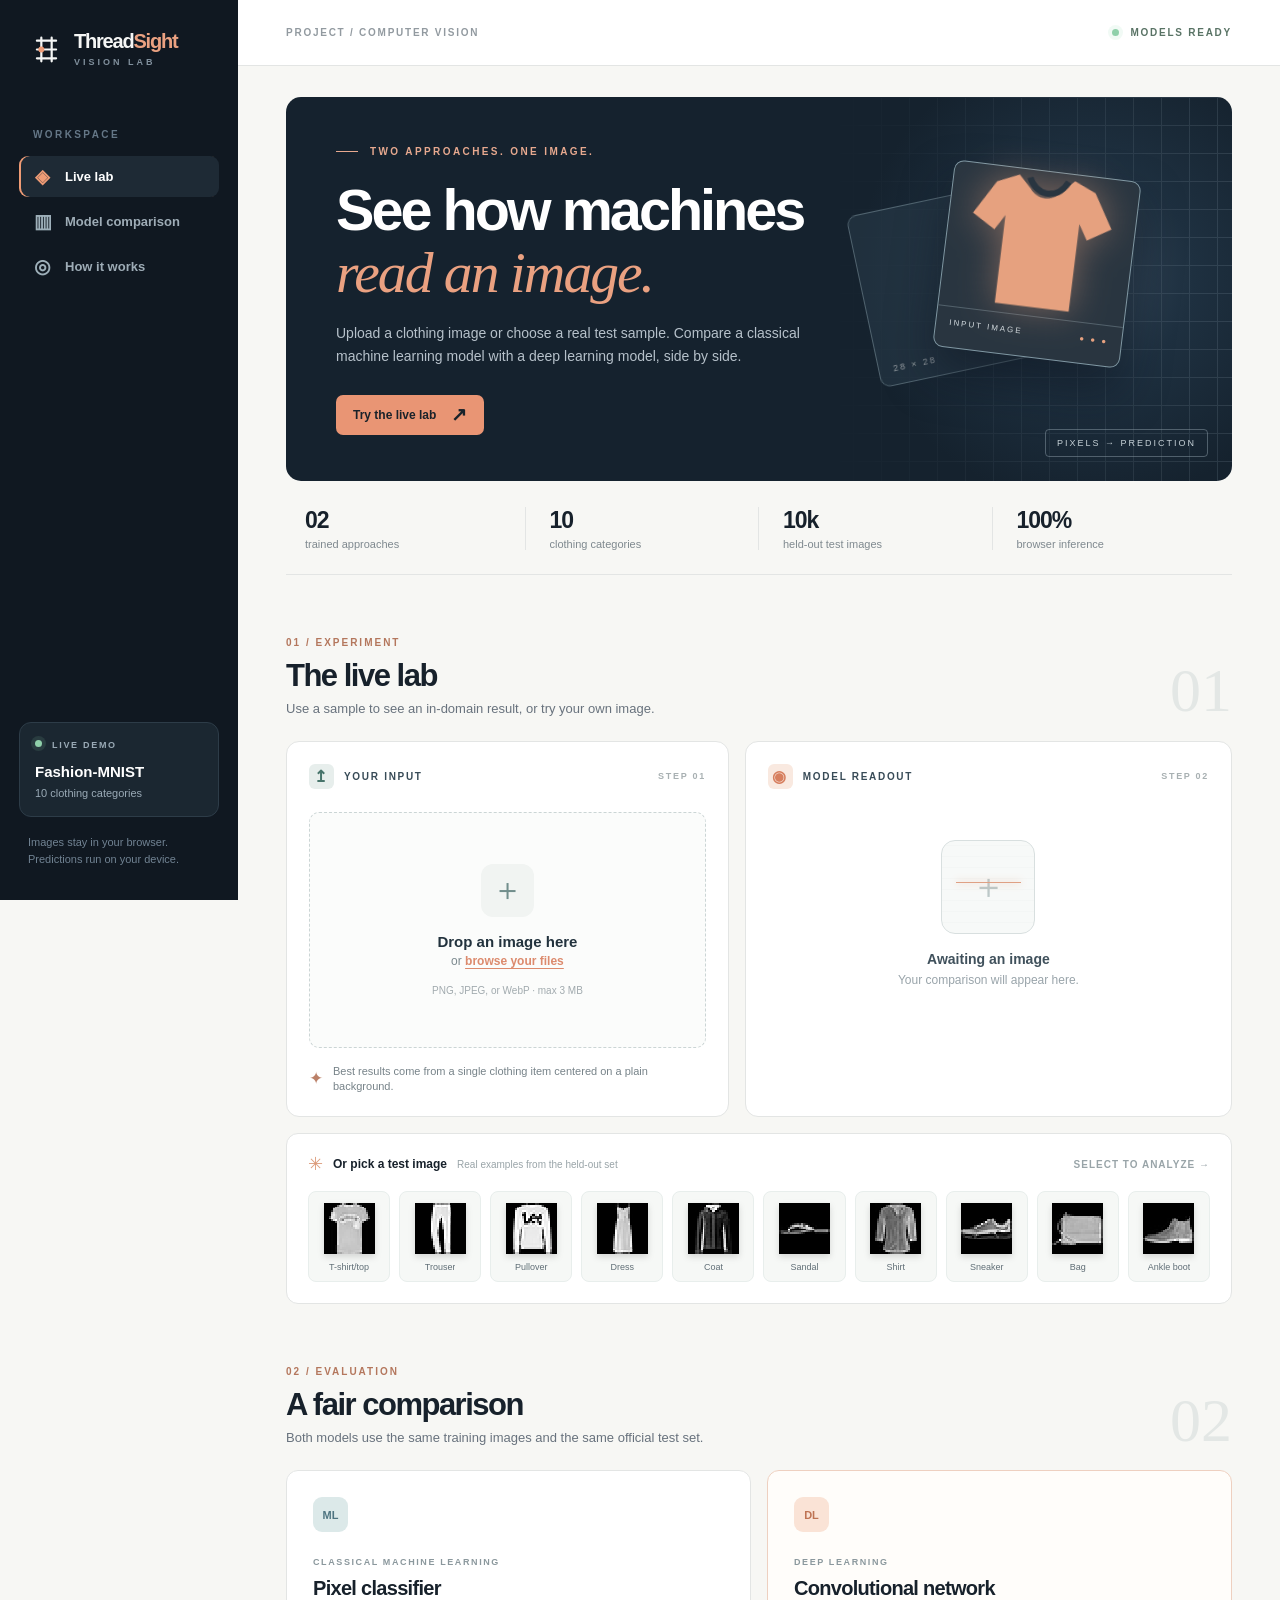
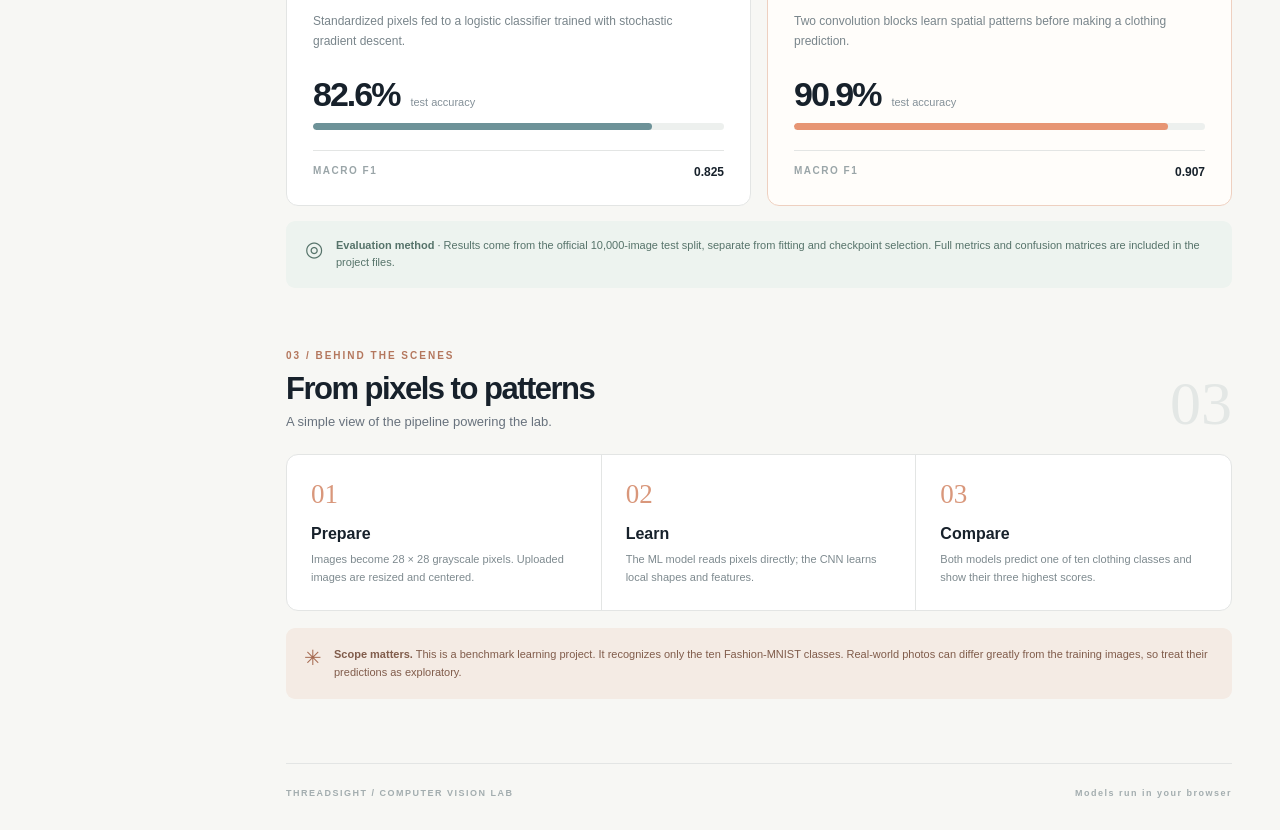
<file: docs/index.html>
<!doctype html>
<html lang="en">
<head>
  <meta charset="utf-8">
  <meta name="viewport" content="width=device-width, initial-scale=1">
  <meta name="theme-color" content="#10151d">
  <title>ThreadSight — Image recognition lab</title>
  <meta name="description" content="Compare classical machine learning and a PyTorch CNN on Fashion-MNIST in an interactive image-recognition lab.">
  <meta property="og:type" content="website">
  <meta property="og:title" content="ThreadSight — Image recognition lab">
  <meta property="og:description" content="Try clothing-image predictions side by side in a live browser demo.">
  <meta property="og:url" content="https://hazimali07.github.io/threadsight-image-recognition/">
  <meta property="og:image" content="https://hazimali07.github.io/threadsight-image-recognition/social-thumbnail.png">
  <meta property="og:image:width" content="1536">
  <meta property="og:image:height" content="1024">
  <meta property="og:image:alt" content="ThreadSight cover featuring an ivory pullover with a subtle image-analysis grid.">
  <meta name="twitter:card" content="summary_large_image">
  <link rel="stylesheet" href="./style.css">
  <script src="./app.js" type="module"></script>
</head>
<body>
  <div class="shell">
    <aside class="sidebar" aria-label="Project navigation">
      <a class="brand" href="#top" aria-label="ThreadSight home">
        <span class="brand-mark" aria-hidden="true"><svg viewBox="0 0 42 42" fill="none"><path d="M8 9h26M8 21h26M8 33h26M14 5v32M28 5v32" stroke="currentColor" stroke-width="3" stroke-linecap="round"/><circle cx="14" cy="21" r="4" fill="#EF9B75"/></svg></span>
        <span>Thread<span class="brand-accent">Sight</span><small>VISION LAB</small></span>
      </a>
      <div class="side-label">WORKSPACE</div>
      <nav class="nav-links" aria-label="Sections">
        <a class="active" href="#try-it"><span class="nav-icon">◈</span> Live lab</a>
        <a href="#benchmarks"><span class="nav-icon">▥</span> Model comparison</a>
        <a href="#method"><span class="nav-icon">◎</span> How it works</a>
      </nav>
      <div class="sidebar-bottom">
        <div class="dataset-mini"><span class="pulse"></span> LIVE DEMO <strong>Fashion-MNIST</strong><span>10 clothing categories</span></div>
        <p>Images stay in your browser. Predictions run on your device.</p>
      </div>
    </aside>

    <main id="top">
      <div class="topbar"><span class="crumb">PROJECT / COMPUTER VISION</span><span class="top-status"><span class="pulse"></span> MODELS READY</span></div>
      <div class="content">
        <section class="hero" aria-labelledby="hero-title">
          <div class="hero-copy"><div class="eyebrow"><span class="eyebrow-line"></span> TWO APPROACHES. ONE IMAGE.</div>
            <h1 id="hero-title">See how machines<br><em>read an image.</em></h1>
            <p>Upload a clothing image or choose a real test sample. Compare a classical machine learning model with a deep learning model, side by side.</p>
            <a class="hero-link" href="#try-it">Try the live lab <span aria-hidden="true">↗</span></a>
          </div>
          <div class="hero-art" aria-hidden="true"><div class="art-grid"></div><div class="art-frame art-frame-one"><span>28 × 28</span></div><div class="art-frame art-frame-two"><div class="art-shirt"><svg viewBox="0 0 120 120" role="img" aria-label=""><path d="M42 17 28 23 15 45 30 54 36 44 36 101 84 101 84 44 90 54 105 45 92 23 78 17 70 25c-5 7-15 7-20 0Z" fill="currentColor"/><path d="M49 18c4 10 18 14 25 0" fill="none" stroke="#293540" stroke-width="4"/></svg></div><div class="art-label">INPUT IMAGE <span>● ● ●</span></div></div><div class="art-tag">PIXELS → PREDICTION</div></div>
        </section>

        <div class="stat-row" aria-label="Project facts"><div class="stat"><strong>02</strong><span>trained approaches</span></div><div class="stat"><strong>10</strong><span>clothing categories</span></div><div class="stat"><strong id="test-count">10k</strong><span>held-out test images</span></div><div class="stat"><strong>100%</strong><span>browser inference</span></div></div>

        <section id="try-it" class="section lab-section" aria-labelledby="lab-title">
          <div class="section-heading"><div><div class="section-kicker">01 / EXPERIMENT</div><h2 id="lab-title">The live lab</h2><p>Use a sample to see an in-domain result, or try your own image.</p></div><span class="section-number">01</span></div>
          <div class="lab-grid">
            <div class="panel upload-panel">
              <div class="panel-head"><span class="panel-icon">↥</span><span>YOUR INPUT</span><span class="panel-step">STEP 01</span></div>
              <label class="dropzone" id="dropzone" for="image-input" tabindex="0"><input type="file" id="image-input" accept="image/png,image/jpeg,image/webp" hidden><span class="upload-symbol">＋</span><strong>Drop an image here</strong><span>or <u>browse your files</u></span><small>PNG, JPEG, or WebP · max 3 MB</small></label>
              <div class="upload-hint"><span>✦</span><p>Best results come from a single clothing item centered on a plain background.</p></div>
            </div>
            <div class="panel result-panel" aria-live="polite">
              <div class="panel-head"><span class="panel-icon coral">◉</span><span>MODEL READOUT</span><span class="panel-step">STEP 02</span></div>
              <div id="result-empty" class="result-empty"><div class="scan-placeholder"><span class="scan-line"></span><span class="scan-cross">＋</span></div><strong>Awaiting an image</strong><p>Your comparison will appear here.</p></div>
              <div id="result-content" class="result-content" hidden>
                <div class="processed-wrap"><img id="processed-image" alt="28 by 28 grayscale image used by both models"><div><span class="tiny-label">MODEL INPUT</span><strong>What both models saw</strong><small>Grayscale, 28 × 28 pixels</small></div></div>
                <div id="expected" class="expected" hidden></div>
                <div id="prediction-cards" class="prediction-cards"></div>
                <p class="score-note">Scores are model outputs, not calibrated certainty.</p>
              </div>
              <p id="status" class="status" role="status"></p>
            </div>
          </div>
          <div class="sample-area"><div class="sample-title"><div><span class="sample-star">✳</span><strong>Or pick a test image</strong><span>Real examples from the held-out set</span></div><span>SELECT TO ANALYZE →</span></div><div id="samples" class="samples" aria-label="Test image samples"></div></div>
        </section>

        <section id="benchmarks" class="section benchmark-section" aria-labelledby="benchmark-title"><div class="section-heading"><div><div class="section-kicker">02 / EVALUATION</div><h2 id="benchmark-title">A fair comparison</h2><p>Both models use the same training images and the same official test set.</p></div><span class="section-number">02</span></div>
          <div class="benchmark-grid"><div class="benchmark-card"><div class="benchmark-icon ml">ML</div><span class="benchmark-type">CLASSICAL MACHINE LEARNING</span><h3>Pixel classifier</h3><p>Standardized pixels fed to a logistic classifier trained with stochastic gradient descent.</p><div class="benchmark-metric"><strong id="ml-accuracy">—</strong><span>test accuracy</span></div><div class="metric-track"><span id="ml-bar"></span></div><div class="benchmark-foot"><span>MACRO F1</span><strong id="ml-f1">—</strong></div></div>
            <div class="benchmark-card featured"><div class="benchmark-icon dl">DL</div><span class="benchmark-type">DEEP LEARNING</span><h3>Convolutional network</h3><p>Two convolution blocks learn spatial patterns before making a clothing prediction.</p><div class="benchmark-metric"><strong id="dl-accuracy">—</strong><span>test accuracy</span></div><div class="metric-track"><span id="dl-bar"></span></div><div class="benchmark-foot"><span>MACRO F1</span><strong id="dl-f1">—</strong></div></div></div>
          <div class="eval-note"><span>◎</span><p><strong>Evaluation method</strong> · Results come from the official 10,000-image test split, separate from fitting and checkpoint selection. Full metrics and confusion matrices are included in the project files.</p></div>
        </section>

        <section id="method" class="section method-section" aria-labelledby="method-title"><div class="section-heading"><div><div class="section-kicker">03 / BEHIND THE SCENES</div><h2 id="method-title">From pixels to patterns</h2><p>A simple view of the pipeline powering the lab.</p></div><span class="section-number">03</span></div><div class="method-grid"><article><span>01</span><h3>Prepare</h3><p>Images become 28 × 28 grayscale pixels. Uploaded images are resized and centered.</p></article><article><span>02</span><h3>Learn</h3><p>The ML model reads pixels directly; the CNN learns local shapes and features.</p></article><article><span>03</span><h3>Compare</h3><p>Both models predict one of ten clothing classes and show their three highest scores.</p></article></div><div class="limitation"><span>✳</span><p><strong>Scope matters.</strong> This is a benchmark learning project. It recognizes only the ten Fashion-MNIST classes. Real-world photos can differ greatly from the training images, so treat their predictions as exploratory.</p></div></section>
        <footer><span>THREADSIGHT / COMPUTER VISION LAB</span><span>Models run in your browser</span></footer>
      </div>
    </main>
  </div>
</body>
</html>
</file>
<file: docs/style.css>
:root{--bg:#f7f7f4;--ink:#17212b;--muted:#68727d;--navy:#101821;--coral:#e89270;--line:#e3e5e4;--card:#fff;--sage:#dce9e1;--blue:#4e6e86}*{box-sizing:border-box}html{scroll-behavior:smooth}body{margin:0;background:var(--bg);color:var(--ink);font-family:Inter,ui-sans-serif,-apple-system,BlinkMacSystemFont,"Segoe UI",sans-serif;-webkit-font-smoothing:antialiased}button,input{font:inherit}a{color:inherit;text-decoration:none}button{cursor:pointer}.shell{display:grid;grid-template-columns:238px minmax(0,1fr);min-height:100vh}.sidebar{background:var(--navy);color:#f5f6f5;min-height:100vh;padding:31px 19px;display:flex;flex-direction:column;position:sticky;top:0;height:100vh}.brand{display:flex;gap:11px;align-items:center;padding:0 11px;font-size:20px;letter-spacing:-1.2px;font-weight:760;line-height:1}.brand-mark{width:33px;height:33px;display:grid;place-items:center;color:#f5f6f5}.brand-mark svg{width:31px;height:31px}.brand-accent{color:#eaa181}.brand small{display:block;font-size:9px;letter-spacing:3px;color:#81909d;margin-top:7px;font-weight:700}.side-label{font-size:10px;letter-spacing:2.4px;color:#657787;font-weight:800;margin:62px 14px 16px}.nav-links{display:grid;gap:4px}.nav-links a{display:flex;align-items:center;gap:13px;color:#9eacb6;font-size:13px;font-weight:650;padding:13px 14px;border-radius:9px;transition:.18s}.nav-links a:hover,.nav-links a.active{background:#1e2a35;color:#fff}.nav-links a.active{box-shadow:inset 2px 0 #ef9b75}.nav-icon{font-size:19px;line-height:10px;width:19px;text-align:center;color:#9eb0ba}.nav-links a.active .nav-icon{color:#ef9b75}.sidebar-bottom{margin-top:auto}.dataset-mini{border:1px solid #2d3c48;background:#1b2731;border-radius:12px;padding:17px 15px;display:grid;grid-template-columns:9px auto;column-gap:8px;row-gap:7px;color:#9aaab6;font-size:9px;letter-spacing:1.7px;font-weight:800}.dataset-mini strong,.dataset-mini>span:last-child{grid-column:1/-1}.dataset-mini strong{color:#fff;font-size:15px;letter-spacing:0;margin-top:6px}.dataset-mini>span:last-child{font-size:11px;letter-spacing:0;font-weight:500}.pulse{display:inline-block;width:7px;height:7px;border-radius:50%;background:#8fd0aa;box-shadow:0 0 0 4px rgba(143,208,170,.12)}.sidebar-bottom p{color:#718393;font-size:11px;line-height:1.6;margin:17px 9px 0}.topbar{height:66px;border-bottom:1px solid var(--line);display:flex;align-items:center;justify-content:space-between;padding:0 48px;background:#fff}.crumb,.top-status{font-size:10px;letter-spacing:1.75px;font-weight:800;color:#929aa0}.top-status{color:#597365;display:flex;align-items:center;gap:11px}.content{max-width:1320px;margin:auto;padding:0 48px}.hero{min-height:344px;background:#15222e;color:#fff;margin:31px 0 0;border-radius:15px;display:flex;position:relative;overflow:hidden}.hero-copy{width:61%;padding:49px 50px 46px;z-index:1}.eyebrow{display:flex;align-items:center;gap:12px;color:#e7a98f;letter-spacing:2.4px;font-size:10px;font-weight:850}.eyebrow-line{height:1px;width:22px;background:#e7a98f}.hero h1{font-size:clamp(40px,4.5vw,61px);line-height:1.08;letter-spacing:-3px;margin:22px 0 18px;font-weight:760}.hero h1 em{font-family:Georgia,serif;font-weight:400;color:#eaa181;letter-spacing:-2px}.hero p{max-width:490px;color:#b6c1ca;line-height:1.65;font-size:14px;margin:0}.hero-link{display:inline-flex;gap:15px;align-items:center;background:#e99574;color:#19222a;padding:13px 17px;border-radius:7px;margin-top:26px;font-size:12px;font-weight:800;transition:transform .2s,background .2s}.hero-link:hover{transform:translateY(-2px);background:#f6ac89}.hero-link span{font-size:19px;line-height:10px}.hero-art{position:absolute;right:0;top:0;bottom:0;width:43%;background:radial-gradient(circle at 65% 46%,#344759 0,#1e3040 31%,transparent 69%)}.art-grid{position:absolute;inset:0;opacity:.15;background-image:linear-gradient(#afc1ce 1px,transparent 1px),linear-gradient(90deg,#afc1ce 1px,transparent 1px);background-size:28px 28px;mask-image:linear-gradient(to left,#000,transparent)}.art-frame{position:absolute;border:1px solid #8098a3;border-radius:10px;background:#293b49}.art-frame-one{height:175px;width:175px;left:9%;top:26%;transform:rotate(-12deg);opacity:.55}.art-frame-one span{position:absolute;bottom:11px;left:14px;font-size:9px;letter-spacing:2px}.art-frame-two{height:188px;width:188px;left:29%;top:19%;transform:rotate(7deg);background:#293540;box-shadow:0 24px 45px #0b121b80}.art-shirt{height:145px;display:grid;place-items:center;font-size:100px;color:#e6a17f;filter:drop-shadow(0 0 18px #e6a17f70)}.art-label{border-top:1px solid #52616b;padding:11px 13px;font-size:8px;letter-spacing:2px;color:#d4dce0;display:flex;justify-content:space-between}.art-label span{color:#e6a17f}.art-tag{position:absolute;bottom:24px;right:24px;border:1px solid #82939d8a;padding:8px 11px;font-size:9px;letter-spacing:2px;color:#c5d0d6;border-radius:4px}.stat-row{display:grid;grid-template-columns:repeat(4,1fr);padding:26px 6px 24px;border-bottom:1px solid var(--line)}.stat{border-right:1px solid var(--line);padding:0 24px}.stat:first-child{padding-left:13px}.stat:last-child{border:0}.stat strong{font-size:23px;letter-spacing:-1px;display:block}.stat span{display:block;margin-top:4px;color:#7f898f;font-size:11px}.section{scroll-margin-top:22px;margin-top:62px}.section-heading{display:flex;justify-content:space-between;align-items:flex-end;margin-bottom:25px}.section-kicker{font-size:10px;color:#b4775d;letter-spacing:2px;font-weight:850;margin-bottom:10px}.section h2{font-size:31px;letter-spacing:-1.5px;margin:0 0 7px}.section-heading p{color:var(--muted);font-size:13px;margin:0}.section-number{font-family:Georgia,serif;font-size:62px;color:#e3e7e5;line-height:.8}.lab-grid{display:grid;grid-template-columns:1fr 1.1fr;gap:16px}.panel{background:var(--card);border:1px solid var(--line);border-radius:13px;min-height:370px;padding:22px}.panel-head{display:flex;align-items:center;gap:10px;font-weight:850;letter-spacing:1.7px;font-size:10px;color:#384b57}.panel-icon{width:25px;height:25px;border-radius:6px;background:#e7eeec;color:#47746b;display:grid;place-items:center;font-size:16px}.panel-icon.coral{background:#f9e9e0;color:#d77f5f}.panel-step{margin-left:auto;font-size:9px;color:#a8b0b2}.dropzone{border:1.5px dashed #cbd5d5;border-radius:10px;background:#fbfcfb;height:236px;margin-top:23px;display:flex;align-items:center;justify-content:center;flex-direction:column;color:#7b898e;transition:.2s;cursor:pointer}.dropzone:hover,.dropzone.dragging,.dropzone:focus-visible{border-color:#da8d70;background:#fff8f4;outline:none}.upload-symbol{display:grid;place-items:center;width:53px;height:53px;background:#f1f4f2;border-radius:12px;color:#718e8c;font-size:31px;font-weight:300;margin-bottom:16px}.dropzone strong{color:#22323d;font-size:15px}.dropzone span:not(.upload-symbol){font-size:12px;margin-top:4px}.dropzone u{color:#dc8a6d;text-underline-offset:3px;font-weight:750}.dropzone small{font-size:10px;color:#a1aaae;margin-top:17px}.upload-hint{display:flex;align-items:center;gap:10px;margin-top:16px;color:#bb8068}.upload-hint span{font-size:17px}.upload-hint p{font-size:11px;color:#778389;margin:0;line-height:1.4}.result-empty{height:255px;display:flex;align-items:center;justify-content:center;flex-direction:column;color:#40515c}.scan-placeholder{width:94px;height:94px;border:1px solid #d8dfdf;border-radius:14px;background:repeating-linear-gradient(0deg,#f7f9f8 0,#f7f9f8 10px,#f0f3f2 11px);position:relative;display:grid;place-items:center;margin-bottom:17px}.scan-line{position:absolute;width:70%;height:1px;background:#dfa084;top:45%;box-shadow:0 0 8px #dfa084}.scan-cross{font-size:35px;color:#bcc8c8;font-weight:200}.result-empty strong{font-size:14px}.result-empty p{font-size:12px;color:#99a4aa;margin:6px 0}.result-content{margin-top:18px}.processed-wrap{display:flex;align-items:center;gap:15px;padding:12px;border-radius:10px;background:#f3f5f3}.processed-wrap img{width:74px;height:74px;object-fit:contain;border-radius:7px;background:#111;image-rendering:pixelated}.processed-wrap>div{display:grid;gap:5px}.tiny-label{font-size:9px;font-weight:800;letter-spacing:1.5px;color:#a77966}.processed-wrap strong{font-size:13px}.processed-wrap small{font-size:10px;color:#8a969b}.expected{margin-top:12px;font-size:11px;color:#60746c;background:#ecf5ee;padding:8px 11px;border-radius:6px}.prediction-cards{display:grid;grid-template-columns:1fr 1fr;gap:10px;margin-top:13px}.prediction-card{border:1px solid var(--line);border-radius:9px;padding:12px;min-width:0}.prediction-card.dl{border-color:#eed2c3;background:#fffaf7}.pred-head{font-size:9px;letter-spacing:1px;font-weight:850;color:#798891}.prediction-card.dl .pred-head{color:#c28165}.prediction-label{font-size:17px;letter-spacing:-.5px;margin:10px 0 3px;font-weight:750;overflow-wrap:anywhere}.prediction-score{font-size:11px;color:#71808a;margin-bottom:13px}.mini-track{height:4px;background:#e6ebea;border-radius:9px;overflow:hidden;margin-bottom:10px}.mini-track span{display:block;height:100%;background:#668a91}.prediction-card.dl .mini-track span{background:#e69572}.pred-alt{font-size:10px;color:#8a969b;line-height:1.5}.score-note{font-size:10px;color:#a1aaae;margin:13px 2px 0}.status{font-size:11px;color:#b45042;min-height:16px;margin:8px 0 0}.sample-area{background:#fff;border:1px solid var(--line);border-radius:12px;margin-top:16px;padding:19px 21px 21px}.sample-title{display:flex;justify-content:space-between;gap:15px;align-items:center;margin-bottom:16px}.sample-title>div{display:flex;align-items:center;gap:10px}.sample-star{font-size:18px;color:#dc9a79}.sample-title strong{font-size:12px}.sample-title span:not(.sample-star){font-size:10px;color:#99a4a8}.sample-title>span{letter-spacing:1px;font-weight:800}.samples{display:grid;grid-template-columns:repeat(10,minmax(0,1fr));gap:9px}.sample{background:#f6f8f6;border:1px solid #e8eeec;border-radius:8px;display:grid;justify-items:center;gap:8px;padding:11px 4px 9px;transition:.2s;min-width:0}.sample:hover,.sample:focus-visible,.sample.selected{border-color:#e59475;background:#fff6f1;transform:translateY(-2px);outline:none}.sample img{height:51px;width:51px;object-fit:contain;image-rendering:pixelated;filter:drop-shadow(0 3px 3px #0002)}.sample span{white-space:nowrap;overflow:hidden;text-overflow:ellipsis;max-width:100%;font-size:9px;color:#606e76}.benchmark-grid{display:grid;grid-template-columns:1fr 1fr;gap:16px}.benchmark-card{border:1px solid var(--line);background:#fff;border-radius:12px;padding:26px;position:relative}.benchmark-card.featured{border-color:#eed0c0;background:#fffdfa}.benchmark-icon{width:35px;height:35px;border-radius:9px;display:grid;place-items:center;font-size:11px;font-weight:850;margin-bottom:19px}.benchmark-icon.ml{background:#dce9e9;color:#4f7581}.benchmark-icon.dl{background:#fae3d6;color:#be7353}.benchmark-type{font-size:9px;font-weight:850;letter-spacing:1.6px;color:#8b989d}.benchmark-card h3{font-size:20px;letter-spacing:-.7px;margin:8px 0}.benchmark-card>p{font-size:12px;color:#79858b;line-height:1.6;min-height:38px;max-width:390px}.benchmark-metric{display:flex;align-items:baseline;gap:11px;margin-top:24px}.benchmark-metric strong{font-size:34px;letter-spacing:-2px}.benchmark-metric span{font-size:11px;color:#849098}.metric-track{height:7px;background:#edf0ee;border-radius:20px;margin:9px 0 20px;overflow:hidden}.metric-track span{display:block;height:100%;background:#6d9298;border-radius:20px;transition:width .7s}.featured .metric-track span{background:#e79573}.benchmark-foot{border-top:1px solid var(--line);padding-top:14px;display:flex;justify-content:space-between;font-size:10px}.benchmark-foot span{letter-spacing:1.5px;color:#9aa5a8;font-weight:800}.benchmark-foot strong{font-size:12px}.eval-note{display:flex;gap:13px;align-items:flex-start;background:#edf3ef;border-radius:9px;padding:16px 19px;margin-top:15px;color:#56736a}.eval-note>span{font-size:21px}.eval-note p{font-size:11px;line-height:1.6;margin:0}.method-section{margin-bottom:64px}.method-grid{display:grid;grid-template-columns:repeat(3,1fr);border:1px solid var(--line);border-radius:12px;background:#fff;overflow:hidden}.method-grid article{padding:24px;border-right:1px solid var(--line)}.method-grid article:last-child{border:0}.method-grid article span{font-family:Georgia,serif;font-size:27px;color:#d9977b}.method-grid h3{font-size:16px;margin:15px 0 7px}.method-grid p{font-size:11px;line-height:1.65;color:#7e8a8f;margin:0}.limitation{display:flex;gap:12px;margin-top:17px;background:#f4ebe4;padding:18px;border-radius:9px;color:#a66b52}.limitation span{font-size:21px}.limitation p{color:#805c4b;font-size:11px;line-height:1.6;margin:0}footer{border-top:1px solid var(--line);padding:24px 0 32px;color:#a3adaf;font-size:9px;letter-spacing:1.5px;font-weight:800;display:flex;justify-content:space-between}@media(max-width:1100px){.content{padding:0 28px}.topbar{padding:0 28px}.sidebar{width:190px}.shell{grid-template-columns:190px minmax(0,1fr)}.hero-copy{width:66%;padding:45px 35px}.hero-art{width:39%}.samples{grid-template-columns:repeat(5,1fr)}}@media(max-width:760px){.shell{display:block}.sidebar{height:auto;min-height:0;position:relative;width:auto;padding:15px 20px;display:block}.brand{padding:0}.side-label,.sidebar-bottom{display:none}.nav-links{display:flex;margin-top:17px;overflow:auto}.nav-links a{white-space:nowrap;padding:9px 10px;font-size:11px}.nav-icon{font-size:14px;width:13px}.topbar{height:51px;padding:0 20px}.crumb,.top-status{font-size:8px}.content{padding:0 18px}.hero{min-height:360px;margin-top:17px}.hero-copy{width:100%;padding:37px 28px;background:linear-gradient(90deg,#15222e 64%,#15222e99)}.hero h1{font-size:43px;letter-spacing:-2px}.hero p{max-width:420px}.hero-art{width:66%;opacity:.27}.stat-row{grid-template-columns:repeat(2,1fr);gap:16px 0}.stat:nth-child(2){border:0}.stat:nth-child(3){padding-left:13px}.lab-grid,.benchmark-grid{grid-template-columns:1fr}.section{margin-top:50px}.section h2{font-size:28px}.section-number{font-size:47px}.samples{grid-template-columns:repeat(5,1fr)}.sample-title>span{display:none}.method-grid{grid-template-columns:1fr}.method-grid article{border-right:0;border-bottom:1px solid var(--line)}.method-grid article:last-child{border-bottom:0}}@media(max-width:440px){.hero h1{font-size:37px}.hero-copy{padding:34px 22px}.hero-art{width:80%}.samples{grid-template-columns:repeat(4,1fr)}.prediction-cards{grid-template-columns:1fr}.stat{padding-left:13px}.sample-title>div{flex-wrap:wrap;gap:5px}.sample-title span:not(.sample-star){width:100%;margin-left:26px}.section-heading p{max-width:265px;line-height:1.4}}

[hidden]{display:none!important}
</file>
